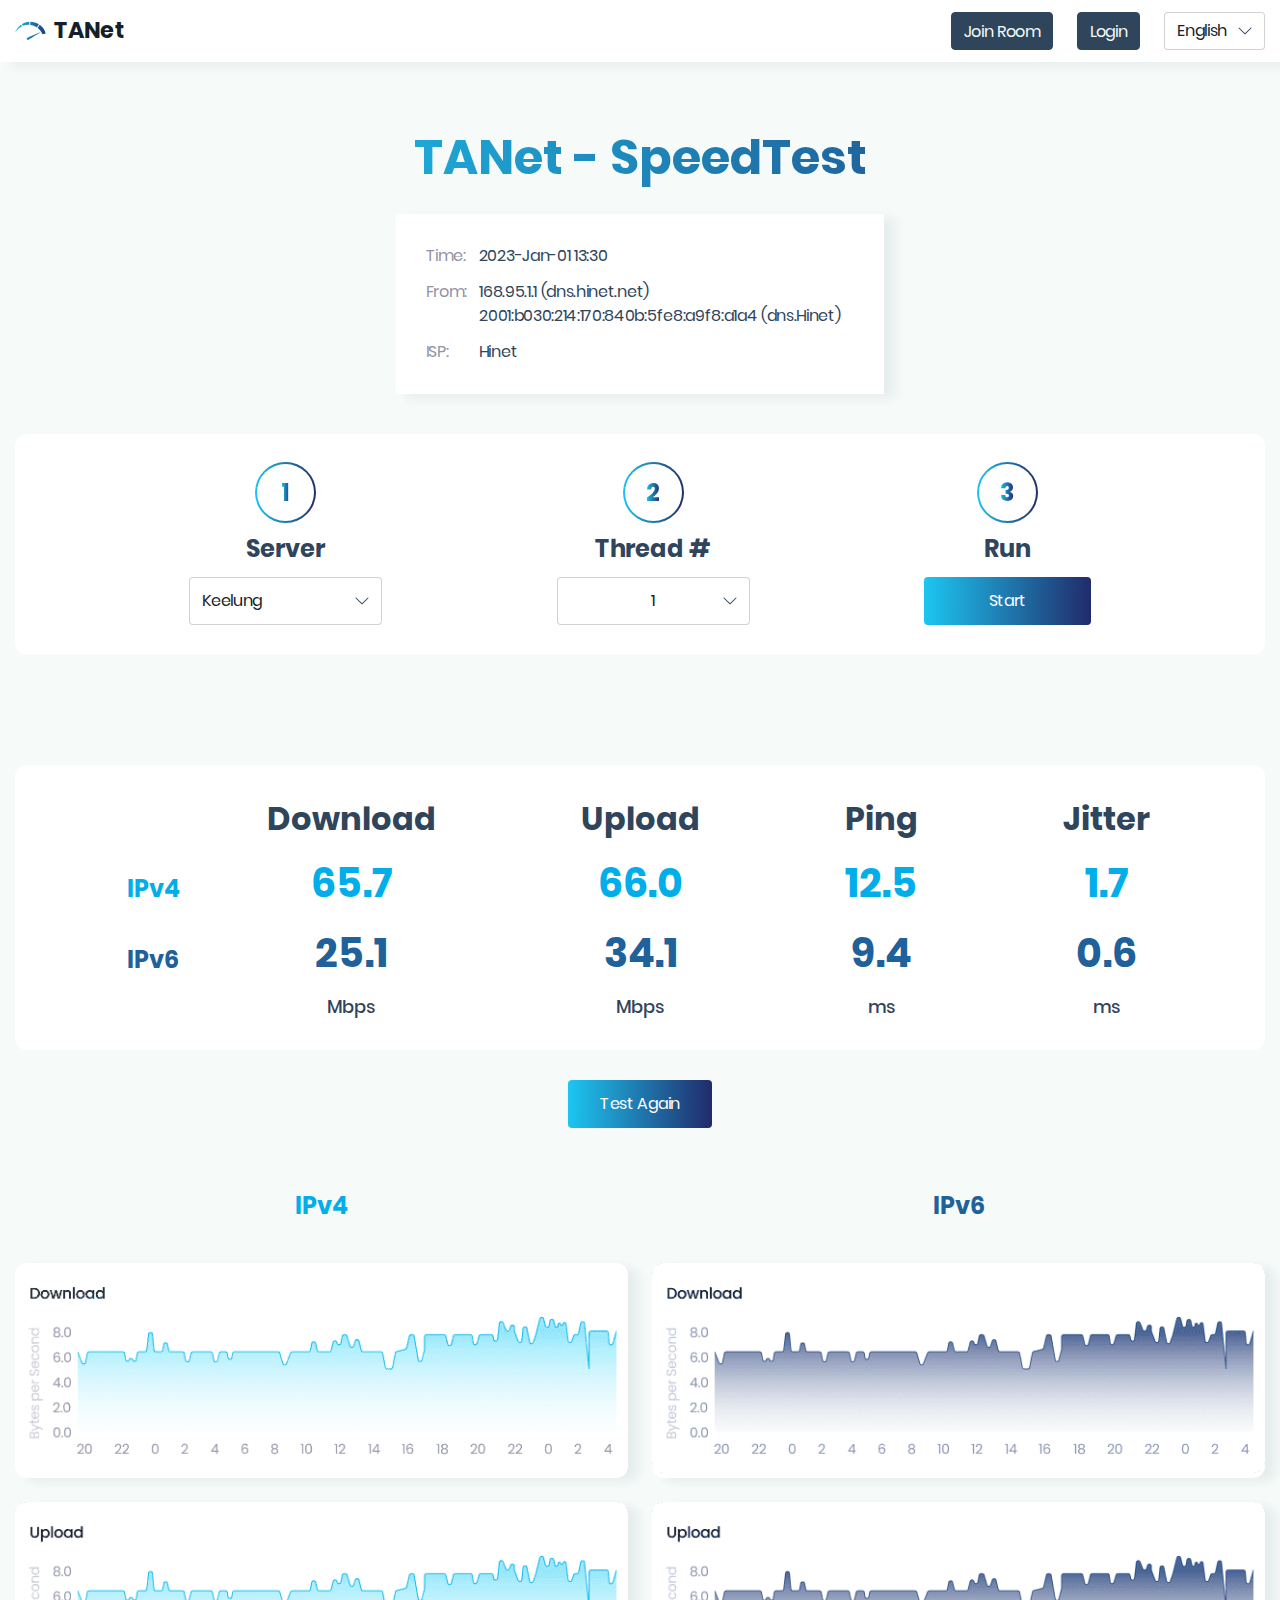
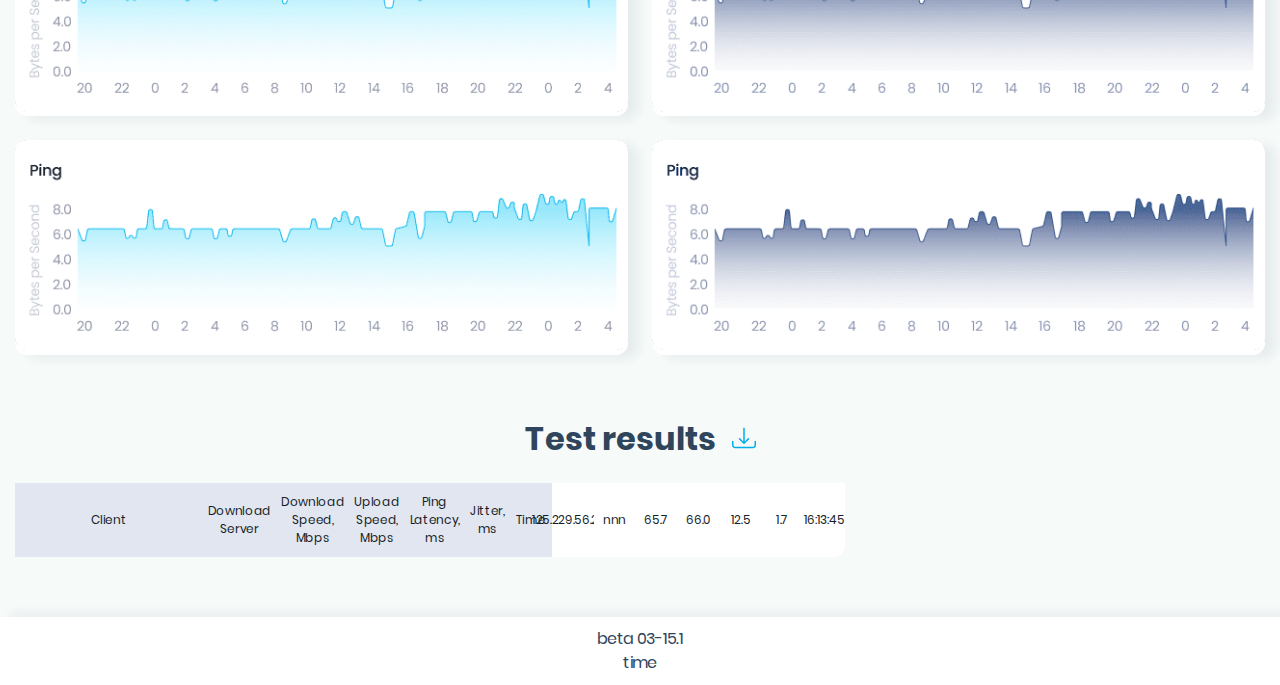
<file: index.html>
<!DOCTYPE html>
<html lang="en">

<head>
    <meta charset="UTF-8">
    <meta http-equiv="X-UA-Compatible" content="IE=edge">
    <meta name="viewport" content="width=device-width, initial-scale=1.0">
    <link rel="stylesheet" href="css/normalize.css">
    <link rel="stylesheet" href="css/choices.min.css">
    <link rel="stylesheet" href="css/main.css">
    <title>TANet</title>
</head>

<body>
    <div class="wrapper">
        <!--.......................HEADER.......................-->
        <header class="header">
            <div class="container header__container">
                <a href="#" class="logo header__logo">
                    <img src="images/logo.svg" alt="TANet Logo" class="logo__img">
                    <span class="logo__text">TANet</span>
                </a>
                <div class="header__buttons">
                    <button class="btn-reset header__btn">Join Room</button>
                    <button class="btn-reset header__btn">Login</button>

                    <select name="language" class="select">
                        <option value="English">English</option>
                        <option value="French">French</option>
                        <option value="Italian">Italian</option>
                    </select>
                </div>
            </div>
        </header>

        <main>

            <!--.......................SPEED-TEST.......................-->

            <section class="speed-test">
                <div class="container">
                    <h1 class="speed-test__title">TANet - SpeedTest</h1>
                    <div class="speed-test__info">
                        <div class="test-info">
                            <p class="test-info__text">
                                <span class="test-info__caption">Time:</span>
                                <span class="test-info__category">2023-Jan-01 13:30</span>
                            </p>
                            <p class="test-info__text">
                                <span class="test-info__caption">From:</span>
                                <span class="test-info__category">168.95.1.1 (dns.hinet.net)
                                    2001:b030:214:170:840b:5fe8:a9f8:a1a4 (dns.Hinet)</span>
                            </p>
                            <p class="test-info__text">
                                <span class="test-info__caption">ISP:</span>
                                <span class="test-info__category">Hinet</span>
                            </p>
                        </div>
                    </div>
                    <!-- SERVER -->
                    <div class="server">
                        <ul class="server__list list-reset">
                            <li class="server__item">
                                <div class="server__count"></div>
                                <h3 class="server__caption">Server</h3>
                                <select name="server-name" class="select">
                                    <option value="Keelung">Keelung</option>
                                    <option value="Keelung2">Keelung2</option>
                                    <option value="Keelung3">Keelung3</option>
                                </select>
                            </li>
                            <li class="server__item thread">
                                <div class="server__count"></div>
                                <h3 class="server__caption">Thread #</h3>
                                <select name="server-thread" class="select server-thread">
                                    <option value="1">1</option>
                                    <option value="2">2</option>
                                    <option value="4">4</option>
                                    <option value="4">6</option>
                                    <option value="4">8</option>
                                </select>
                            </li>
                            <li class="server__item">
                                <div class="server__count"></div>
                                <h3 class="server__caption">Run</h3>
                                <button class="btn-reset server__btn">Start</button>
                            </li>
                        </ul>
                    </div>
                </div>
            </section>

            <!--.......................TEST-RESULTS.......................-->

            <section class="test-results">
                <div class="container">
                    <!--TEST-TABLE-->
                    <div class="test-table">
                        <div class="test-table__captions-left">
                            <span class="test-table__title test-table__title--ipv4">IPv4</span>
                            <span class="test-table__title test-table__title--ipv6">IPv6</span>
                        </div>
                        <div class="test-table__table">
                            <div class="test-table__col">
                                <span class="test-table__caption">Download</span>
                                <span class="test-table__value test-table__value--ipv4">65.7</span>
                                <span class="test-table__value test-table__value--ipv6">25.1</span>
                                <span class="test-table__unit">Mbps</span>
                            </div>
                            <div class="test-table__col">
                                <span class="test-table__caption">Upload</span>
                                <span class="test-table__value test-table__value--ipv4">66.0</span>
                                <span class="test-table__value test-table__value--ipv6">34.1</span>
                                <span class="test-table__unit">Mbps</span>
                            </div>
                            <div class="test-table__col">
                                <span class="test-table__caption">Ping</span>
                                <span class="test-table__value test-table__value--ipv4">12.5</span>
                                <span class="test-table__value test-table__value--ipv6">9.4</span>
                                <span class="test-table__unit">ms</span>
                            </div>
                            <div class="test-table__col">
                                <span class="test-table__caption">Jitter</span>
                                <span class="test-table__value test-table__value--ipv4">1.7</span>
                                <span class="test-table__value test-table__value--ipv6">0.6</span>
                                <span class="test-table__unit">ms</span>
                            </div>
                        </div>
                    </div>
                    <button class="btn-reset test-results__btn">Test Again</button>

                    <div class="graphs">
                        <h4 class="graphs__caption graphs__caption--ipv4">
                            IPv4
                        </h4>
                        <h4 class="graphs__caption graphs__caption--ipv6">
                            IPv6
                        </h4>
                        <div class="graphs__img">
                            <img src="images/ipv4-down.png" alt="IPv4 Download">
                        </div>
                        <div class="graphs__img">
                            <img src="images/ipv6-down.png" alt="IPv6 Download">
                        </div>
                        <div class="graphs__img">
                            <img src="images/ipv4-upload.png" alt="IPv4 Upload">
                        </div>
                        <div class="graphs__img">
                            <img src="images/ipv6-upload.png" alt="IPv6 Upload">
                        </div>
                        <div class="graphs__img">
                            <img src="images/ipv4-ping.png" alt="IPv4 Ping">
                        </div>
                        <div class="graphs__img">
                            <img src="images/ipv6-ping.png" alt="IPv6 Ping">
                        </div>
                        <div class="graphs__img none">
                            <img src="images/ipv4-jitter.png" alt="IPv4 Jitter">
                        </div>
                        <div class="graphs__img none">
                            <img src="images/ipv6-jitter.png" alt="IPv6 Jitter">
                        </div>
                    </div>

                    <h2 class="test-results__title"> <span>Test results</span> <button
                            class="btn-reset test-results__download"></button></h2>
                    <!--TEST-RESULTS-TABLE-->
                    <div class="test-result__table table-result">
                        <span class="table-result__caption">Client</span>
                        <span class="table-result__caption">Download Server</span>
                        <span class="table-result__caption">Download Speed, Mbps</span>
                        <span class="table-result__caption">Upload Speed, Mbps</span>
                        <span class="table-result__caption">Ping Latency, ms</span>
                        <span class="table-result__caption">Jitter, ms</span>
                        <span class="table-result__caption">Time</span>

                        <span class="table-result__value">125.229.56.207</span>
                        <span class="table-result__value">nnn</span>
                        <span class="table-result__value">65.7</span>
                        <span class="table-result__value">66.0</span>
                        <span class="table-result__value">12.5</span>
                        <span class="table-result__value">1.7</span>
                        <span class="table-result__value">16:13:45</span>
                    </div>
                </div>
            </section>

        </main>

        <!--.......................FOOTER.......................-->

        <footer class="footer">
            <div class="container">
                <div id="footer" class="footer__beta"> beta 03-15.1 </div>
                <div id="clock" class="footer__time">time</div>
            </div>
        </footer>
        <!-- Choiser for select -->
        <script src="js/choices.min.js"></script>
        <!-- Main JS -->
        <script src="js/main.js"></script>
</body>

</html>
</file>
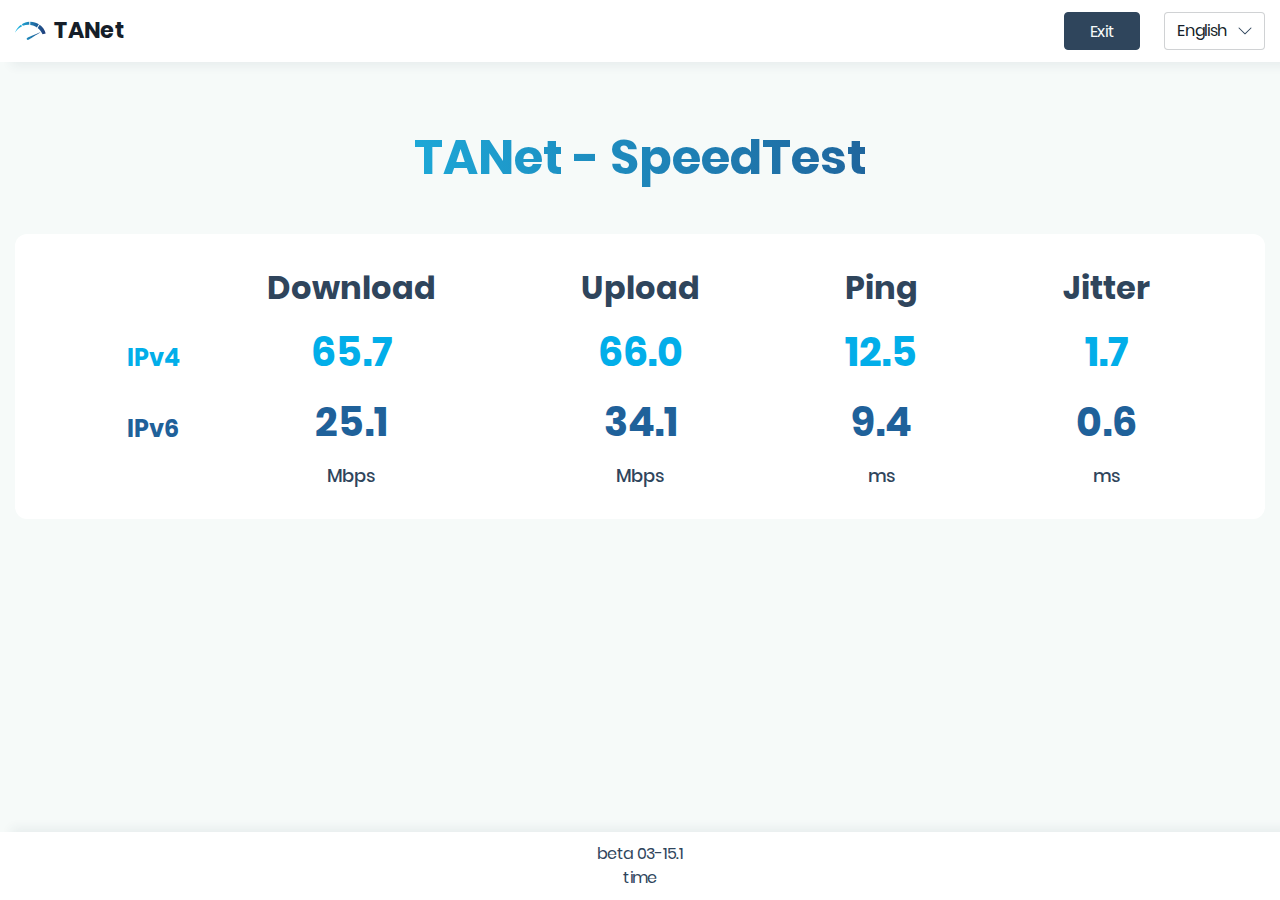
<file: step2.html>
<!DOCTYPE html>
<html lang="en">

<head>
    <meta charset="UTF-8">
    <meta http-equiv="X-UA-Compatible" content="IE=edge">
    <meta name="viewport" content="width=device-width, initial-scale=1.0">
    <link rel="stylesheet" href="css/normalize.css">
    <link rel="stylesheet" href="css/choices.min.css">
    <link rel="stylesheet" href="css/main.css">
    <title>TANet</title>
</head>

<body>
    <div class="wrapper">
        <!--.......................HEADER.......................-->
        <header class="header">
            <div class="container header__container">
                <a href="#" class="logo header__logo">
                    <img src="images/logo.svg" alt="TANet Logo" class="logo__img">
                    <span class="logo__text">TANet</span>
                </a>
                <div class="header__buttons">
                    <button class="btn-reset header__btn header__btn--exit">Exit</button>

                    <select name="language" class="select">
                        <option value="English">English</option>
                        <option value="French">French</option>
                        <option value="Italian">Italian</option>
                    </select>
                </div>
            </div>
        </header>

        <main>

            <!--.......................TEST-RESULTS.......................-->

            <section class="test-results test-results__page">
                <div class="container">
                    <h1 class="speed-test__title setting__title">TANet - SpeedTest</h1>
                    <!--TEST-TABLE-->
                    <div class="test-table">
                        <div class="test-table__captions-left">
                            <span class="test-table__title test-table__title--ipv4">IPv4</span>
                            <span class="test-table__title test-table__title--ipv6">IPv6</span>
                        </div>
                        <div class="test-table__table">
                            <div class="test-table__col">
                                <span class="test-table__caption">Download</span>
                                <span class="test-table__value test-table__value--ipv4">65.7</span>
                                <span class="test-table__value test-table__value--ipv6">25.1</span>
                                <span class="test-table__unit">Mbps</span>
                            </div>
                            <div class="test-table__col">
                                <span class="test-table__caption">Upload</span>
                                <span class="test-table__value test-table__value--ipv4">66.0</span>
                                <span class="test-table__value test-table__value--ipv6">34.1</span>
                                <span class="test-table__unit">Mbps</span>
                            </div>
                            <div class="test-table__col">
                                <span class="test-table__caption">Ping</span>
                                <span class="test-table__value test-table__value--ipv4">12.5</span>
                                <span class="test-table__value test-table__value--ipv6">9.4</span>
                                <span class="test-table__unit">ms</span>
                            </div>
                            <div class="test-table__col">
                                <span class="test-table__caption">Jitter</span>
                                <span class="test-table__value test-table__value--ipv4">1.7</span>
                                <span class="test-table__value test-table__value--ipv6">0.6</span>
                                <span class="test-table__unit">ms</span>
                            </div>
                        </div>
                    </div>
                </div>
            </section>

        </main>

        <!--.......................FOOTER.......................-->

        <footer class="footer">
            <div class="container">
                <div id="footer" class="footer__beta"> beta 03-15.1 </div>
                <div id="clock" class="footer__time">time</div>
            </div>
        </footer>

        <div class="go-to-top"></div>
    </div>
    <!-- Choiser for select -->
    <script src="js/choices.min.js"></script>
    <!-- Main JS -->
    <script src="js/main.js"></script>
</body>

</html>
</file>
<file: css/main.css>
@font-face {
  font-family: "Poppins";
  src: url("../fonts/Poppins-Bold.eot");
  src: url("../fonts/Poppins-Bold.eot?#iefix") format("embedded-opentype"), url("../fonts/Poppins-Bold.woff2") format("woff2"), url("../fonts/Poppins-Bold.woff") format("woff"), url("../fonts/Poppins-Bold.ttf") format("truetype"), url("../fonts/Poppins-Bold.svg#Poppins-Bold") format("svg");
  font-weight: bold;
  font-style: normal;
  font-display: swap;
}

@font-face {
  font-family: "Poppins";
  src: url("../fonts/Poppins-Medium.eot");
  src: url("../fonts/Poppins-Medium.eot?#iefix") format("embedded-opentype"), url("../fonts/Poppins-Medium.woff2") format("woff2"), url("../fonts/Poppins-Medium.woff") format("woff"), url("../fonts/Poppins-Medium.ttf") format("truetype"), url("../fonts/Poppins-Medium.svg#Poppins-Medium") format("svg");
  font-weight: 500;
  font-style: normal;
  font-display: swap;
}

@font-face {
  font-family: "Poppins";
  src: url("../fonts/Poppins-Regular.eot");
  src: url("../fonts/Poppins-Regular.eot?#iefix") format("embedded-opentype"), url("../fonts/Poppins-Regular.woff2") format("woff2"), url("../fonts/Poppins-Regular.woff") format("woff"), url("../fonts/Poppins-Regular.ttf") format("truetype"), url("../fonts/Poppins-Regular.svg#Poppins-Regular") format("svg");
  font-weight: normal;
  font-style: normal;
  font-display: swap;
}

:root {
  --color-white: #fff;
  --color-main: #f9f9fa;
  --color-darkblue: #2f455c;
  --color-dark: #152331;
  --color-cabbage: #3d4a39;
  --color-aqua: #f6faf9;
  --color-metal: #151e29;
  --color-lightblue: #1ccff9;
  --color-blue: #212868;
  --color-gray: #9193a6;
  --color-cerulean: #02aee9;
  --color-matisse: #1f619a;
}

* {
  -webkit-box-sizing: border-box;
          box-sizing: border-box;
}

html,
body {
  background-color: var(--color-aqua);
  font-family: "Poppins", sans-serif;
  font-style: normal;
  font-size: 16px;
  font-weight: 700;
  height: 100%;
}

main {
  -webkit-box-flex: 1;
      -ms-flex: 1 1 auto;
          flex: 1 1 auto;
}

.container {
  max-width: 1326px;
  padding: 0 15px;
  margin: 0 auto;
}

.none {
  display: none;
}

.wrapper {
  overflow: hidden;
  min-height: 100%;
  display: -webkit-box;
  display: -ms-flexbox;
  display: flex;
  -webkit-box-orient: vertical;
  -webkit-box-direction: normal;
      -ms-flex-direction: column;
          flex-direction: column;
}

.list-reset {
  list-style: none;
  padding: 0;
  margin: 0;
}

img {
  height: auto;
  max-width: 100%;
  -o-object-fit: cover;
     object-fit: cover;
}

a {
  text-decoration: none;
}

.btn-reset {
  border: none;
  padding: 0;
  background: transparent;
  cursor: pointer;
}

.go-to-top {
  position: fixed;
  right: 15px;
  bottom: 5%;
  width: 70px;
  height: 70px;
  cursor: pointer;
  opacity: 0;
  border-radius: 50%;
  background: var(--color-darkblue);
  background-image: url("../images/arrow-top.svg");
  background-position: center;
  background-size: 27px 27px;
  background-repeat: no-repeat;
  -webkit-transform: translateY(-50%);
          transform: translateY(-50%);
  -webkit-transition: all 0.3s ease-in-out;
  transition: all 0.3s ease-in-out;
}

.go-to-top:hover {
  background: var(--color-dark);
  background-image: url("../images/arrow-top.svg");
  background-position: center;
  background-size: 27px 27px;
  background-repeat: no-repeat;
}

.go-to-top--show {
  opacity: 1;
  -webkit-transition: 0.4s;
  transition: 0.4s;
}

@media (max-width: 900px) {
  .go-to-top {
    width: 50px;
    height: 50px;
    background-size: 17px 17px;
  }
  .go-to-top:hover {
    background-size: 17px 17px;
  }
}

.header {
  background-color: var(--color-white);
  -webkit-box-shadow: 11px 4px 10px rgba(47, 69, 92, 0.07);
          box-shadow: 11px 4px 10px rgba(47, 69, 92, 0.07);
  padding: 12px 0;
}

.header__container {
  display: -webkit-box;
  display: -ms-flexbox;
  display: flex;
  -webkit-box-pack: justify;
      -ms-flex-pack: justify;
          justify-content: space-between;
  -webkit-box-align: center;
      -ms-flex-align: center;
          align-items: center;
}

.header__buttons {
  display: -webkit-box;
  display: -ms-flexbox;
  display: flex;
  -webkit-box-pack: justify;
      -ms-flex-pack: justify;
          justify-content: space-between;
}

.header__btn {
  display: inline-block;
  padding: 7px 12px;
  font-weight: 400;
  line-height: 24px;
  letter-spacing: -0.32px;
  text-align: center;
  color: var(--color-aqua);
  background: var(--color-darkblue);
  border: 1px solid var(--color-darkblue);
  border-radius: 4px;
  -webkit-transition: all 0.3s ease-in-out;
  transition: all 0.3s ease-in-out;
  margin-right: 24px;
  height: 38px;
}

.header__btn:hover {
  background: var(--color-dark);
  border: 1px solid var(--color-dark);
}

.header__btn--exit {
  padding: 7px 25px;
}

.header .choices__list--dropdown .choices__item--selectable::after,
.header .choices__list[aria-expanded] .choices__item--selectable::after {
  display: none;
}

.header .choices[data-type*="select-one"] .choices__inner {
  padding-bottom: 3px;
}

.header .choices__inner {
  display: -webkit-box;
  display: -ms-flexbox;
  display: flex;
  -webkit-box-align: center;
      -ms-flex-align: center;
          align-items: center;
  padding: 0;
  margin: 0;
  min-height: 38px;
  padding: 3px 37px 3px 12px;
  font-weight: 400;
  line-height: 24px;
  letter-spacing: -0.32px;
  border: 1px solid rgba(21, 30, 41, 0.2);
  border-radius: 4px;
  background-color: var(--color-white);
}

.header .choices__list--dropdown .choices__item--selectable.is-highlighted {
  background-color: var(--color-main);
}

.header .choices__list--single {
  padding: 2px 0 2px 0;
}

.header .choices[data-type*="select-one"]:after {
  right: 12px;
  margin-top: 0;
  border: none;
  width: 16px;
  height: 16px;
  background-image: url("../images/arrow-down.svg");
  background-position: center;
  background-size: cover;
  background-repeat: no-repeat;
  -webkit-transform: translateY(-50%);
          transform: translateY(-50%);
  -webkit-transition: -webkit-transform 0.3s ease-in-out;
  transition: -webkit-transform 0.3s ease-in-out;
  transition: transform 0.3s ease-in-out;
  transition: transform 0.3s ease-in-out, -webkit-transform 0.3s ease-in-out;
}

.header .choices[data-type*="select-one"].is-open:after {
  margin-top: 0px;
  -webkit-transform: translateY(-50%) rotate(180deg);
          transform: translateY(-50%) rotate(180deg);
}

.header .choices__list--dropdown {
  background-color: var(--color-white);
}

.header .choices__list--dropdown .choices__item--selectable,
.header .choices__list[aria-expanded] .choices__item--selectable {
  font-size: 16px;
  font-weight: 400;
  line-height: 24px;
  letter-spacing: -0.32px;
  color: var(--color-metal);
  display: -webkit-box;
  display: -ms-flexbox;
  display: flex;
  -webkit-box-align: center;
      -ms-flex-align: center;
          align-items: center;
}

.header .choices__list--single .choices__item {
  font-size: 16px;
  font-weight: 400;
  line-height: 24px;
  letter-spacing: -0.32px;
  color: var(--color-metal);
  opacity: 1;
}

@media (min-width: 640px) {
  .header .choices__list--dropdown .choices__item--selectable {
    padding-right: 10px;
  }
}

.logo {
  display: -webkit-box;
  display: -ms-flexbox;
  display: flex;
  -webkit-box-align: center;
      -ms-flex-align: center;
          align-items: center;
}

.logo__img {
  margin-right: 8.14px;
}

.logo__text {
  font-size: 22.3743px;
  line-height: 34px;
  color: var(--color-metal);
}

@media (max-width: 900px) {
  .header {
    padding: 10px 0;
  }
  .header__btn {
    font-size: 14px;
    line-height: 21px;
    padding: 4px 12px;
    margin-right: 14px;
    height: 29px;
  }
  .header .choices__inner {
    font-size: 14px;
    line-height: 21px;
    min-height: 29px;
    padding: 0px 37px 0px 12px;
  }
  .header .choices[data-type*="select-one"] .choices__inner {
    padding-bottom: 0px;
  }
}

.speed-test {
  padding: 60px 0 80px 0;
}

.speed-test__title {
  text-align: center;
  font-size: 48px;
  line-height: 72px;
  background-color: var(--color-blue);
  background-image: linear-gradient(90.5deg, var(--color-lightblue) 10.35%, var(--color-blue) 101.74%);
  -webkit-background-clip: text;
  -webkit-text-fill-color: transparent;
  margin: 0 0 20px 0;
}

.speed-test__info {
  display: -webkit-box;
  display: -ms-flexbox;
  display: flex;
  -webkit-box-orient: vertical;
  -webkit-box-direction: normal;
      -ms-flex-direction: column;
          flex-direction: column;
  -webkit-box-align: center;
      -ms-flex-align: center;
          align-items: center;
}

.test-info {
  display: inline-block;
  background: var(--color-white);
  -webkit-box-shadow: 11px 4px 10px rgba(47, 69, 92, 0.07);
          box-shadow: 11px 4px 10px rgba(47, 69, 92, 0.07);
  padding: 30px;
  margin-bottom: 40px;
}

.test-info__text {
  margin: 0;
}

.test-info__text:not(:last-child) {
  margin: 0 0 12px 0;
}

.test-info__caption {
  display: inline-block;
  vertical-align: top;
  font-weight: 400;
  line-height: 24px;
  letter-spacing: -0.32px;
  color: var(--color-gray);
  margin-right: 10px;
  min-width: 40px;
}

.test-info__category {
  display: inline-block;
  font-weight: 400;
  line-height: 24px;
  letter-spacing: -0.32px;
  color: var(--color-darkblue);
  max-width: 375px;
}

@media (max-width: 900px) {
  .speed-test__title {
    font-size: 36px;
    line-height: 54px;
    margin: 0 0 10px 0;
  }
  .test-info__caption {
    font-size: 14px;
    line-height: 21px;
    min-width: 38px;
  }
  .test-info__category {
    font-size: 14px;
    line-height: 21px;
    max-width: 325px;
  }
}

.test-results {
  text-align: center;
  padding: 30px 0 40px 0;
}

.test-results__page {
  padding: 0;
}

.test-results__title {
  margin: 0;
  font-size: 32px;
  line-height: 48px;
  text-align: center;
  color: var(--color-darkblue);
  margin-bottom: 20px;
}

.test-results__title span {
  margin-right: 10px;
}

.test-results__download {
  width: 24px;
  height: 24px;
  background-image: url("../images/download.svg");
  background-position: center;
  background-size: cover;
  background-repeat: no-repeat;
  -webkit-transition: all 0.3s ease-in-out;
  transition: all 0.3s ease-in-out;
}

.test-results__btn {
  padding: 12px 32px;
  background: linear-gradient(90.5deg, var(--color-lightblue) -5.65%, var(--color-blue) 101.74%);
  border-radius: 4px;
  font-weight: 400;
  font-size: 16px;
  line-height: 24px;
  letter-spacing: -0.32px;
  color: var(--color-white);
  margin-bottom: 60px;
  -webkit-transition: all 0.3s ease-in-out;
  transition: all 0.3s ease-in-out;
}

.test-results__btn:hover {
  background: linear-gradient(90.5deg, #5ce0ff -5.65%, #2533b0 101.74%);
}

.test-table {
  background-color: var(--color-white);
  border-radius: 12px;
  display: -ms-grid;
  display: grid;
  padding: 30px 115px 30px 112px;
  -ms-grid-columns: 13.7% 1fr;
      grid-template-columns: 13.7% 1fr;
  margin-bottom: 30px;
}

.test-table__table {
  display: -webkit-box;
  display: -ms-flexbox;
  display: flex;
  -webkit-box-pack: justify;
      -ms-flex-pack: justify;
          justify-content: space-between;
}

.test-table__captions-left {
  display: -webkit-box;
  display: -ms-flexbox;
  display: flex;
  -webkit-box-orient: vertical;
  -webkit-box-direction: normal;
      -ms-flex-direction: column;
          flex-direction: column;
  -ms-flex-pack: distribute;
      justify-content: space-around;
  -webkit-box-align: start;
      -ms-flex-align: start;
          align-items: start;
  margin: 58px 0 25px 0;
}

.test-table__col {
  display: -webkit-box;
  display: -ms-flexbox;
  display: flex;
  -webkit-box-orient: vertical;
  -webkit-box-direction: normal;
      -ms-flex-direction: column;
          flex-direction: column;
  -webkit-box-align: center;
      -ms-flex-align: center;
          align-items: center;
  gap: 10px;
}

.test-table__caption {
  font-size: 32px;
  line-height: 48px;
  color: var(--color-darkblue);
}

.test-table__title {
  font-size: 24px;
  line-height: 36px;
}

.test-table__title--ipv4 {
  color: var(--color-cerulean);
}

.test-table__title--ipv6 {
  color: var(--color-matisse);
}

.test-table__value {
  font-size: 40px;
  line-height: 60px;
}

.test-table__value--ipv4 {
  color: var(--color-cerulean);
}

.test-table__value--ipv6 {
  color: var(--color-matisse);
}

.test-table__unit {
  font-weight: 500;
  font-size: 18px;
  line-height: 27px;
  color: var(--color-darkblue);
}

.table-result {
  display: -ms-grid;
  display: grid;
  -ms-grid-rows: 3fr;
      grid-template-rows: 3fr;
  -ms-grid-columns: 15% (1fr)[23];
      grid-template-columns: 15% repeat(23, 1fr);
  margin-bottom: 20px;
}

.table-result__caption-left {
  text-align: initial;
  display: block;
  font-weight: 400;
  line-height: 24px;
  letter-spacing: -0.32px;
  color: var(--color-metal);
  min-height: 45px;
  padding: 10px 12px 10px 20px;
  background: var(--color-white);
}

.table-result__caption-left:first-child {
  width: 100%;
  background-color: #e1e6f0;
  border-radius: 12px 0 0 0;
}

.table-result .caption-left {
  border-radius: 0 0 0 12px;
}

.table-result__caption {
  display: -webkit-box;
  display: -ms-flexbox;
  display: flex;
  -webkit-box-pack: center;
      -ms-flex-pack: center;
          justify-content: center;
  -webkit-box-align: center;
      -ms-flex-align: center;
          align-items: center;
  padding: 10px 13px;
  font-weight: 400;
  line-height: 24px;
  letter-spacing: -0.32px;
  color: var(--color-metal);
  background: #e1e6f0;
  min-height: 45px;
}

.table-result__caption:nth-of-type(24) {
  border-radius: 0 12px 0 0;
}

.table-result__value {
  display: -webkit-box;
  display: -ms-flexbox;
  display: flex;
  -webkit-box-pack: center;
      -ms-flex-pack: center;
          justify-content: center;
  -webkit-box-align: center;
      -ms-flex-align: center;
          align-items: center;
  min-height: 45px;
  font-weight: 400;
  line-height: 24px;
  letter-spacing: -0.32px;
  padding: 10px 13px;
  color: var(--color-metal);
  background: var(--color-white);
  min-width: 24px;
}

.table-result__value:last-child {
  border-radius: 0 0 12px 0;
}

.graphs {
  display: -ms-grid;
  display: grid;
  gap: 24px;
  -ms-grid-columns: 1fr 1fr;
      grid-template-columns: 1fr 1fr;
  margin-bottom: 60px;
}

.graphs__caption {
  margin: 0 0 15px 0;
  font-size: 24px;
  line-height: 36px;
  text-align: center;
}

.graphs__caption--ipv4 {
  color: var(--color-cerulean);
}

.graphs__caption--ipv6 {
  color: var(--color-matisse);
}

.graphs__img {
  -webkit-box-shadow: 11px 4px 10px rgba(47, 69, 92, 0.07);
          box-shadow: 11px 4px 10px rgba(47, 69, 92, 0.07);
  border-radius: 12px;
  background-color: var(--color-white);
}

.test-memo__title {
  font-size: 32px;
  line-height: 48px;
  color: var(--color-darkblue);
  margin-bottom: 20px;
  text-align: center;
}

.test-memo__input {
  display: -webkit-box;
  display: -ms-flexbox;
  display: flex;
  -webkit-box-pack: start;
      -ms-flex-pack: start;
          justify-content: start;
  font-weight: 400;
  line-height: 24px;
  letter-spacing: -0.32px;
  color: var(--color-metal);
  opacity: 0.7;
  padding: 10px 12px;
  border: 1px solid var(--color-darkblue);
  border-radius: 4px;
  width: 171px;
  margin: 0 auto 20px;
}

.test-memo__btn {
  line-height: 24px;
  letter-spacing: -0.32px;
  color: var(--color-white);
  padding: 12px;
  background: linear-gradient(90.5deg, #1ccff9 -5.65%, #212868 101.74%);
  border-radius: 4px;
  -webkit-transition: all 0.3s ease-in-out;
  transition: all 0.3s ease-in-out;
}

.test-memo__btn:hover {
  background: linear-gradient(90.5deg, #5ce0ff -5.65%, #2533b0 101.74%);
}

@media (max-width: 1300px) {
  .table-result {
    -ms-grid-columns: 15% (1fr)[23];
        grid-template-columns: 15% repeat(23, 1fr);
  }
  .table-result__caption-left {
    font-size: 14px;
    line-height: 21px;
    min-height: 41px;
    padding: 10px 12px;
  }
  .table-result__caption {
    padding: 10px 5px;
    font-size: 12px;
    line-height: 18px;
    min-height: 38px;
  }
  .table-result__value {
    font-size: 12px;
    line-height: 21px;
    padding: 10px 5px;
  }
}

@media (max-width: 900px) {
  .test-results__title {
    font-size: 20px;
    line-height: 30px;
    margin-bottom: 20px;
  }
  .test-results__title span {
    margin-right: 10px;
  }
  .test-results__value {
    font-size: 12px;
  }
  .test-results__download {
    width: 18px;
    height: 18px;
  }
  .test-results__btn {
    padding: 10px 37px;
    font-size: 14px;
    line-height: 21px;
    margin-bottom: 40px;
  }
  .graphs {
    display: -ms-grid;
    display: grid;
    row-gap: 10px;
    -webkit-column-gap: 24px;
            column-gap: 24px;
    -ms-grid-columns: 1fr 1fr;
        grid-template-columns: 1fr 1fr;
    margin-bottom: 40px;
  }
  .graphs__caption {
    margin: 0 0 15px 0;
    font-size: 20px;
    line-height: 30px;
  }
  .test-table {
    padding: 35px 67px 35px 67px;
    margin-bottom: 20px;
  }
  .test-table__col {
    gap: 4px;
  }
  .test-table__caption {
    font-size: 20px;
    line-height: 30px;
  }
  .test-table__caption-ipv4 {
    font-size: 20px;
    line-height: 30px;
  }
  .test-table__caption-ipv6 {
    font-size: 20px;
    line-height: 30px;
  }
  .test-table__value-ipv6 {
    font-size: 36px;
    line-height: 54px;
  }
  .test-table__value-ipv4 {
    font-size: 36px;
    line-height: 54px;
  }
  .test-memo__title {
    font-size: 20px;
    line-height: 30px;
    margin-bottom: 30px;
  }
  .test-memo__input {
    font-size: 14px;
    line-height: 21px;
    width: 148px;
  }
  .test-memo__btn {
    font-size: 14px;
    line-height: 21px;
  }
}

.server {
  background: var(--color-white);
  border-radius: 12px;
  padding: 28px 0 30px 0;
}

.server__count {
  width: 61px;
  height: 61px;
  border: solid 2px transparent;
  border-radius: 50%;
  background-image: linear-gradient(var(--color-white), var(--color-white)), linear-gradient(90.5deg, var(--color-lightblue) -5.65%, var(--color-blue) 101.74%);
  background-origin: border-box;
  background-clip: content-box, border-box;
  display: inline-block;
  position: relative;
}

.server__count::before {
  counter-increment: direction;
  content: counter(direction);
  font-size: 24px;
  line-height: 36px;
  background: linear-gradient(90.5deg, var(--color-lightblue) -5.65%, var(--color-blue) 101.74%);
  -webkit-background-clip: text;
  -webkit-text-fill-color: transparent;
  position: absolute;
  top: 50%;
  left: 50%;
  -webkit-transform: translate(-50%, -50%);
          transform: translate(-50%, -50%);
}

.server__list {
  counter-reset: direction;
  display: -webkit-box;
  display: -ms-flexbox;
  display: flex;
  -webkit-box-pack: space-evenly;
      -ms-flex-pack: space-evenly;
          justify-content: space-evenly;
}

.server__item {
  display: -webkit-box;
  display: -ms-flexbox;
  display: flex;
  -webkit-box-orient: vertical;
  -webkit-box-direction: normal;
      -ms-flex-direction: column;
          flex-direction: column;
  -webkit-box-align: center;
      -ms-flex-align: center;
          align-items: center;
}

.server__caption {
  font-weight: 700;
  font-size: 24px;
  line-height: 36px;
  color: var(--color-darkblue);
  margin: 8px 0 10px 0;
}

.server__btn {
  padding: 12px 64.5px;
  background: linear-gradient(90.5deg, var(--color-lightblue) -5.65%, var(--color-blue) 101.74%);
  border-radius: 4px;
  font-weight: 400;
  font-size: 16px;
  line-height: 24px;
  letter-spacing: -0.32px;
  color: var(--color-white);
  -webkit-transition: all 0.3s ease-in-out;
  transition: all 0.3s ease-in-out;
}

.server__btn:hover {
  background: linear-gradient(90.5deg, #5ce0ff -5.65%, #2533b0 101.74%);
}

.server .choices__list--dropdown .choices__item--selectable::after,
.server .choices__list[aria-expanded] .choices__item--selectable::after {
  display: none;
}

.server .choices[data-type*="select-one"] .choices__inner {
  padding-bottom: 3px;
}

.server .choices__inner {
  display: -webkit-box;
  display: -ms-flexbox;
  display: flex;
  -webkit-box-align: center;
      -ms-flex-align: center;
          align-items: center;
  padding: 0;
  margin: 0;
  min-height: 48px;
  padding: 3px 37px 3px 12px;
  font-weight: 400;
  line-height: 24px;
  letter-spacing: -0.32px;
  border: 1px solid rgba(21, 30, 41, 0.2);
  border-radius: 4px;
  background-color: var(--color-white);
  width: 193px;
}

.server .thread .choices__inner {
  padding: 3px 37px 3px 37px !important;
}

.server .choices__list--dropdown .choices__item--selectable.is-highlighted {
  background-color: var(--color-main);
}

.server .choices__list--single {
  padding: 2px 0 2px 0;
}

.server .choices[data-type*="select-one"]:after {
  right: 12px;
  margin-top: 0;
  border: none;
  width: 16px;
  height: 16px;
  background-image: url("../images/arrow-down.svg");
  background-position: center;
  background-size: cover;
  background-repeat: no-repeat;
  -webkit-transform: translateY(-50%);
          transform: translateY(-50%);
  -webkit-transition: -webkit-transform 0.3s ease-in-out;
  transition: -webkit-transform 0.3s ease-in-out;
  transition: transform 0.3s ease-in-out;
  transition: transform 0.3s ease-in-out, -webkit-transform 0.3s ease-in-out;
}

.server .choices[data-type*="select-one"].is-open:after {
  margin-top: 0px;
  -webkit-transform: translateY(-50%) rotate(180deg);
          transform: translateY(-50%) rotate(180deg);
}

.server .choices__list--dropdown {
  background-color: var(--color-white);
}

.server .choices__list--dropdown .choices__item--selectable,
.server .choices__list[aria-expanded] .choices__item--selectable {
  font-size: 16px;
  font-weight: 400;
  line-height: 24px;
  letter-spacing: -0.32px;
  color: var(--color-metal);
  display: -webkit-box;
  display: -ms-flexbox;
  display: flex;
  -webkit-box-align: center;
      -ms-flex-align: center;
          align-items: center;
}

.server .choices__list--single .choices__item {
  font-size: 16px;
  font-weight: 400;
  line-height: 24px;
  letter-spacing: -0.32px;
  color: var(--color-metal);
  opacity: 1;
}

@media (min-width: 640px) {
  .server .choices__list--dropdown .choices__item--selectable {
    padding-right: 10px;
  }
}

@media (max-width: 900px) {
  .server__caption {
    font-size: 20px;
    line-height: 30px;
    margin: 8px 0 10px 0;
  }
  .server .choices__inner {
    min-height: 41px;
    padding: 3px 37px 3px 12px;
    font-size: 14px;
    line-height: 21px;
    width: 156px;
  }
  .server__btn {
    padding: 10px 57px;
    font-size: 14px;
    line-height: 21px;
  }
}

.thread .choices__item--selectable {
  display: -webkit-box;
  display: -ms-flexbox;
  display: flex;
  -webkit-box-pack: center;
      -ms-flex-pack: center;
          justify-content: center;
}

.setting__title {
  margin: 60px 0 40px 0;
}

.setting__holder {
  display: -webkit-box;
  display: -ms-flexbox;
  display: flex;
  -webkit-box-pack: space-evenly;
      -ms-flex-pack: space-evenly;
          justify-content: space-evenly;
  -webkit-box-align: center;
      -ms-flex-align: center;
          align-items: center;
  background-color: var(--color-white);
  padding: 40px 0;
  margin-bottom: 20px;
}

.setting__qr-code {
  width: 300px;
  height: 300px;
}

.setting__table {
  display: -ms-grid;
  display: grid;
  -ms-grid-columns: (1fr)[7];
      grid-template-columns: repeat(7, 1fr);
  -ms-grid-rows: 2fr;
      grid-template-rows: 2fr;
  margin-bottom: 40px;
  text-align: center;
}

.setting .table-result__value:last-child {
  border-radius: 0 0 0 0;
}

.setting .choices {
  margin-bottom: 10px;
}

.setting .choices__list--dropdown .choices__item--selectable::after,
.setting .choices__list[aria-expanded] .choices__item--selectable::after {
  display: none;
}

.setting .choices[data-type*="select-one"] .choices__inner {
  padding-bottom: 0;
}

.setting .choices__inner {
  display: -webkit-box;
  display: -ms-flexbox;
  display: flex;
  -webkit-box-align: center;
      -ms-flex-align: center;
          align-items: center;
  padding: 0;
  margin: 0;
  min-height: 48px;
  padding: 0px 0px 0px 0px;
  font-weight: 400;
  color: var(--color-metal);
  line-height: 24px;
  letter-spacing: -0.32px;
  border: 1px solid var(--color-darkblue);
  border-radius: 4px;
  background-color: var(--color-white);
  width: 193px;
  height: 48px;
}

.setting .choices__list--dropdown .choices__item--selectable.is-highlighted {
  background-color: var(--color-main);
}

.setting .choices__list--single {
  padding: 0;
}

.setting .choices[data-type*="select-one"]:after {
  right: 12px;
  margin-top: 0;
  border: none;
  width: 16px;
  height: 16px;
  background-image: url("../images/arrow-down.svg");
  background-position: center;
  background-size: cover;
  background-repeat: no-repeat;
  -webkit-transform: translateY(-50%);
          transform: translateY(-50%);
  -webkit-transition: -webkit-transform 0.3s ease-in-out;
  transition: -webkit-transform 0.3s ease-in-out;
  transition: transform 0.3s ease-in-out;
  transition: transform 0.3s ease-in-out, -webkit-transform 0.3s ease-in-out;
}

.setting .choices[data-type*="select-one"].is-open:after {
  margin-top: 0px;
  -webkit-transform: translateY(-50%) rotate(180deg);
          transform: translateY(-50%) rotate(180deg);
}

.setting .choices__list--dropdown {
  background-color: var(--color-white);
}

.setting .choices__list--dropdown .choices__item--selectable,
.setting .choices__list[aria-expanded] .choices__item--selectable {
  font-size: 16px;
  font-weight: 400;
  line-height: 24px;
  letter-spacing: -0.32px;
  color: var(--color-metal);
  display: -webkit-box;
  display: -ms-flexbox;
  display: flex;
  -webkit-box-align: center;
      -ms-flex-align: center;
          align-items: center;
  -webkit-box-pack: center;
      -ms-flex-pack: center;
          justify-content: center;
  height: 48px;
  padding: 0;
}

.setting .choices__list--single .choices__item {
  font-size: 16px;
  font-weight: 400;
  line-height: 24px;
  letter-spacing: -0.32px;
  color: var(--color-metal);
  opacity: 1;
}

.setting .choices__item--selectable {
  display: -webkit-box;
  display: -ms-flexbox;
  display: flex;
  -webkit-box-pack: center;
      -ms-flex-pack: center;
          justify-content: center;
}

.setting-inputs__title {
  font-size: 24px;
  line-height: 36px;
  text-align: center;
  color: var(--color-darkblue);
  margin: 0 0 10px 0;
}

.setting-inputs__input {
  font-weight: 400;
  line-height: 24px;
  letter-spacing: -0.32px;
  color: #151e29;
  opacity: 0.7;
  border: 1px solid #2f455c;
  border-radius: 4px;
  width: 193px;
  height: 48px;
  display: -webkit-box;
  display: -ms-flexbox;
  display: flex;
  -webkit-box-pack: center;
      -ms-flex-pack: center;
          justify-content: center;
  -webkit-box-align: center;
      -ms-flex-align: center;
          align-items: center;
  margin-bottom: 10px;
}

.setting-inputs__btn {
  display: -webkit-box;
  display: -ms-flexbox;
  display: flex;
  -webkit-box-pack: center;
      -ms-flex-pack: center;
          justify-content: center;
  -webkit-box-align: center;
      -ms-flex-align: center;
          align-items: center;
  font-weight: 400;
  line-height: 24px;
  letter-spacing: -0.32px;
  color: var(--color-white);
  width: 193px;
  height: 48px;
  background: linear-gradient(90.5deg, #1ccff9 -5.65%, #212868 101.74%);
  border-radius: 4px;
  -webkit-transition: all 0.3s ease-in-out;
  transition: all 0.3s ease-in-out;
}

.setting-inputs__btn:hover {
  background: linear-gradient(90.5deg, #5ce0ff -5.65%, #2533b0 101.74%);
}

.info {
  text-align: center;
}

.info:not(:last-child) {
  margin-bottom: 24px;
}

.info__title {
  font-weight: 400;
  line-height: 24px;
  letter-spacing: -0.32px;
  color: var(--color-gray);
  margin-bottom: 10px;
}

.info__text {
  font-weight: 500;
  font-size: 18px;
  line-height: 27px;
  color: var(--color-darkblue);
}

@media (max-width: 900px) {
  .setting__title {
    margin-bottom: 30px;
  }
  .setting__qr-code {
    width: 212px;
    height: 212px;
  }
  .choices__inner {
    font-size: 14px;
    line-height: 21px;
  }
  .setting-inputs__title {
    font-size: 20px;
    line-height: 30px;
  }
  .setting-inputs__input {
    font-size: 14px;
    line-height: 21px;
  }
  .setting-inputs__btn {
    font-size: 14px;
    line-height: 21px;
  }
  .info__title {
    font-size: 14px;
    line-height: 21px;
  }
  .info__text {
    font-size: 14px;
    line-height: 21px;
  }
}

.history {
  padding-top: 70px;
}

.history__top {
  display: -webkit-box;
  display: -ms-flexbox;
  display: flex;
  -webkit-box-align: center;
      -ms-flex-align: center;
          align-items: center;
  margin-bottom: 30px;
}

.history__title {
  display: inline-block;
  text-align: start;
  margin: 0;
  margin-right: 68px;
}

.history__table {
  display: -ms-grid;
  display: grid;
  text-align: start;
  -ms-grid-columns: 21.7% 14.5% 12.8% 19.2% 19.5% 12.3%;
      grid-template-columns: 21.7% 14.5% 12.8% 19.2% 19.5% 12.3%;
}

.history__date {
  height: 48px;
  width: 233px;
  text-align: center;
  padding: 12px 15px;
  font-weight: 400;
  line-height: 24px;
  letter-spacing: -0.32px;
  color: #212529;
  background: var(--color-white);
  border: 1px solid #cfd4d9;
  -webkit-box-shadow: 0px 0px 0px #cbdafc;
          box-shadow: 0px 0px 0px #cbdafc;
  border-radius: 4px;
  margin-right: 16px;
}

.history__arrows {
  width: 24px;
  height: 24px;
  background-image: url("../images/arrows.svg");
  background-position: center;
  background-size: cover;
  background-repeat: no-repeat;
  -webkit-transition: -webkit-transform 0.3s ease-in-out;
  transition: -webkit-transform 0.3s ease-in-out;
  transition: transform 0.3s ease-in-out;
  transition: transform 0.3s ease-in-out, -webkit-transform 0.3s ease-in-out;
}

.history-table__caption {
  -webkit-box-pack: start;
      -ms-flex-pack: start;
          justify-content: start;
  padding: 10px 20px;
}

.history-table__caption:first-child {
  border-radius: 12px 0 0 0;
}

.history-table__caption:nth-of-type(6) {
  border-radius: 0 12px 0 0;
}

.history-table__value {
  -webkit-box-pack: start;
      -ms-flex-pack: start;
          justify-content: start;
  padding: 10px 20px;
}

.daterangepicker .drp-selected {
  font-family: "Poppins", sans-serif;
  font-style: normal;
  font-weight: 400;
  font-size: 14px;
  line-height: 21px;
  text-align: center;
  letter-spacing: -0.32px;
  color: #6b7280;
}

.daterangepicker.show-calendar .drp-buttons {
  padding: 20px;
}

.daterangepicker .drp-buttons .btn {
  margin-left: 8px;
  font-family: "Poppins", sans-serif;
  font-style: normal;
  font-weight: 500;
  font-size: 16px;
  line-height: 24px;
  text-align: center;
  letter-spacing: -0.32px;
  color: #151e29;
  background: #ffffff;
  border: 1px solid #e5e7eb;
  -webkit-box-shadow: 0px 1px 2px rgba(0, 0, 0, 0.05);
          box-shadow: 0px 1px 2px rgba(0, 0, 0, 0.05);
  border-radius: 6px;
  padding: 10px 12px;
  -webkit-transition: all 0.3s ease-in-out;
  transition: all 0.3s ease-in-out;
}

.daterangepicker .drp-buttons .btn:hover {
  background-color: #02aee9;
  color: #ffffff;
  cursor: pointer;
}

.cancelBtn {
  margin-left: 20px !important;
}

.daterangepicker .ranges li {
  font-family: "Poppins", sans-serif;
  padding: 10px 15px;
  cursor: pointer;
  font-style: normal;
  font-weight: 400;
  font-size: 14px;
  line-height: 21px;
  letter-spacing: -0.32px;
  color: #151e29;
  border: 1px solid transparent;
  background: #f9fafb;
  -webkit-transition: all 0.3s ease-in-out;
  transition: all 0.3s ease-in-out;
}

.daterangepicker .ranges li:hover {
  font-family: "Poppins", sans-serif;
  font-weight: 500;
  font-size: 14px;
  line-height: 21px;
  letter-spacing: -0.32px;
  color: #151e29;
  background: #ffffff;
  border: 1px solid #e5e7eb;
  border-radius: 6px;
}

.daterangepicker .ranges ul {
  width: 134px;
  margin-top: 16px;
  margin-bottom: 16px;
  background: #f9fafb;
}

.daterangepicker.show-calendar .ranges {
  margin-top: 0px;
}

.daterangepicker:after {
  border-bottom: 6px solid #f9fafb;
}

.daterangepicker .ranges {
  margin-top: 0px;
  width: 166px;
  background: #f9fafb;
  padding-bottom: 110px;
}

.daterangepicker .ranges li.active {
  font-family: "Poppins", sans-serif;
  font-weight: 500;
  font-size: 14px;
  line-height: 21px;
  letter-spacing: -0.32px;
  color: #151e29;
  background: #ffffff;
  border: 1px solid #e5e7eb;
  border-radius: 6px;
}

.daterangepicker th.month {
  font-family: "Poppins", sans-serif;
  font-style: normal;
  font-weight: 500;
  font-size: 18px;
  line-height: 27px;
  color: #151e29;
}

.daterangepicker .calendar-time {
  margin: 13px auto 13px auto;
}

.daterangepicker select.hourselect,
.daterangepicker select.minuteselect,
.daterangepicker select.secondselect,
.daterangepicker select.ampmselect {
  font-family: "Poppins", sans-serif;
  font-style: normal;
  font-weight: 400;
  font-size: 14px;
  line-height: 21px;
  letter-spacing: -0.32px;
  color: #151e29;
  width: 57px;
  height: 27px;
  border: 1px solid #e5e7eb;
  border-radius: 6px;
  background: transparent;
}

@media (max-width: 900px) {
  .daterangepicker .drp-calendar.right {
    display: none;
  }
}

thead tr:last-child th {
  font-family: "Poppins", sans-serif;
  font-style: normal;
  font-weight: 500;
  font-size: 14px;
  line-height: 21px;
  letter-spacing: -0.32px;
  color: #6b7280;
}

.daterangepicker td.off {
  color: rgba(145, 147, 166, 0.4);
}

.daterangepicker td.active,
.daterangepicker td.active:hover {
  background-color: #02aee9;
  border-color: transparent;
  color: #fff;
}

.daterangepicker td.available:hover,
.daterangepicker th.available:hover {
  background-color: #02aee9;
}

.daterangepicker .calendar-table th,
.daterangepicker .calendar-table td {
  font-family: "Poppins", sans-serif;
  font-style: normal;
  font-weight: 400;
  font-size: 16px;
  line-height: 24px;
  letter-spacing: -0.32px;
  min-width: 46px;
  width: 46px;
  height: 46px;
}

.daterangepicker .drp-calendar {
  max-width: 342px;
}

.footer {
  background-color: #fff;
  padding: 10px 0;
  -webkit-box-shadow: 11px -4px 10px rgba(47, 69, 92, 0.07);
          box-shadow: 11px -4px 10px rgba(47, 69, 92, 0.07);
}

.footer__beta {
  text-align: center;
  font-weight: 400;
  font-size: 16px;
  line-height: 24px;
  letter-spacing: -0.32px;
  color: var(--color-darkblue);
}

.footer__time {
  text-align: center;
  font-weight: 400;
  font-size: 16px;
  line-height: 24px;
  letter-spacing: -0.32px;
  color: var(--color-darkblue);
}

@media (max-width: 900px) {
  .footer__beta {
    font-size: 14px;
    line-height: 21px;
  }
  .footer__time {
    font-size: 14px;
    line-height: 21px;
  }
}
</file>
<file: css/choices.min.css>
.choices{position:relative;overflow:hidden;margin-bottom:24px;font-size:16px}.choices:focus{outline:0}.choices:last-child{margin-bottom:0}.choices.is-open{overflow:initial}.choices.is-disabled .choices__inner,.choices.is-disabled .choices__input{background-color:#eaeaea;cursor:not-allowed;-webkit-user-select:none;-ms-user-select:none;user-select:none}.choices.is-disabled .choices__item{cursor:not-allowed}.choices [hidden]{display:none!important}.choices[data-type*=select-one]{cursor:pointer}.choices[data-type*=select-one] .choices__inner{padding-bottom:7.5px}.choices[data-type*=select-one] .choices__input{display:block;width:100%;padding:10px;border-bottom:1px solid #ddd;background-color:#fff;margin:0}.choices[data-type*=select-one] .choices__button{background-image:url([data-uri]);padding:0;background-size:8px;position:absolute;top:50%;right:0;margin-top:-10px;margin-right:25px;height:20px;width:20px;border-radius:10em;opacity:.25}.choices[data-type*=select-one] .choices__button:focus,.choices[data-type*=select-one] .choices__button:hover{opacity:1}.choices[data-type*=select-one] .choices__button:focus{box-shadow:0 0 0 2px #00bcd4}.choices[data-type*=select-one] .choices__item[data-value=''] .choices__button{display:none}.choices[data-type*=select-one]:after{content:'';height:0;width:0;border-style:solid;border-color:#333 transparent transparent;border-width:5px;position:absolute;right:11.5px;top:50%;margin-top:-2.5px;pointer-events:none}.choices[data-type*=select-one].is-open:after{border-color:transparent transparent #333;margin-top:-7.5px}.choices[data-type*=select-one][dir=rtl]:after{left:11.5px;right:auto}.choices[data-type*=select-one][dir=rtl] .choices__button{right:auto;left:0;margin-left:25px;margin-right:0}.choices[data-type*=select-multiple] .choices__inner,.choices[data-type*=text] .choices__inner{cursor:text}.choices[data-type*=select-multiple] .choices__button,.choices[data-type*=text] .choices__button{position:relative;display:inline-block;margin:0 -4px 0 8px;padding-left:16px;border-left:1px solid #008fa1;background-image:url([data-uri]);background-size:8px;width:8px;line-height:1;opacity:.75;border-radius:0}.choices[data-type*=select-multiple] .choices__button:focus,.choices[data-type*=select-multiple] .choices__button:hover,.choices[data-type*=text] .choices__button:focus,.choices[data-type*=text] .choices__button:hover{opacity:1}.choices__inner{display:inline-block;vertical-align:top;width:100%;background-color:#f9f9f9;padding:7.5px 7.5px 3.75px;border:1px solid #ddd;border-radius:2.5px;font-size:14px;min-height:44px;overflow:hidden}.is-focused .choices__inner,.is-open .choices__inner{border-color:#b7b7b7}.is-open .choices__inner{border-radius:2.5px 2.5px 0 0}.is-flipped.is-open .choices__inner{border-radius:0 0 2.5px 2.5px}.choices__list{margin:0;padding-left:0;list-style:none}.choices__list--single{display:inline-block;padding:4px 16px 4px 4px;width:100%}[dir=rtl] .choices__list--single{padding-right:4px;padding-left:16px}.choices__list--single .choices__item{width:100%}.choices__list--multiple{display:inline}.choices__list--multiple .choices__item{display:inline-block;vertical-align:middle;border-radius:20px;padding:4px 10px;font-size:12px;font-weight:500;margin-right:3.75px;margin-bottom:3.75px;background-color:#00bcd4;border:1px solid #00a5bb;color:#fff;word-break:break-all;box-sizing:border-box}.choices__list--multiple .choices__item[data-deletable]{padding-right:5px}[dir=rtl] .choices__list--multiple .choices__item{margin-right:0;margin-left:3.75px}.choices__list--multiple .choices__item.is-highlighted{background-color:#00a5bb;border:1px solid #008fa1}.is-disabled .choices__list--multiple .choices__item{background-color:#aaa;border:1px solid #919191}.choices__list--dropdown{visibility:hidden;z-index:1;position:absolute;width:100%;background-color:#fff;border:1px solid #ddd;top:100%;margin-top:-1px;border-bottom-left-radius:2.5px;border-bottom-right-radius:2.5px;overflow:hidden;word-break:break-all;will-change:visibility}.choices__list--dropdown.is-active{visibility:visible}.is-open .choices__list--dropdown{border-color:#b7b7b7}.is-flipped .choices__list--dropdown{top:auto;bottom:100%;margin-top:0;margin-bottom:-1px;border-radius:.25rem .25rem 0 0}.choices__list--dropdown .choices__list{position:relative;max-height:300px;overflow:auto;-webkit-overflow-scrolling:touch;will-change:scroll-position}.choices__list--dropdown .choices__item{position:relative;padding:10px;font-size:14px}[dir=rtl] .choices__list--dropdown .choices__item{text-align:right}@media (min-width:640px){.choices__list--dropdown .choices__item--selectable{padding-right:100px}.choices__list--dropdown .choices__item--selectable:after{content:attr(data-select-text);font-size:12px;opacity:0;position:absolute;right:10px;top:50%;transform:translateY(-50%)}[dir=rtl] .choices__list--dropdown .choices__item--selectable{text-align:right;padding-left:100px;padding-right:10px}[dir=rtl] .choices__list--dropdown .choices__item--selectable:after{right:auto;left:10px}}.choices__list--dropdown .choices__item--selectable.is-highlighted{background-color:#f2f2f2}.choices__list--dropdown .choices__item--selectable.is-highlighted:after{opacity:.5}.choices__item{cursor:default}.choices__item--selectable{cursor:pointer}.choices__item--disabled{cursor:not-allowed;-webkit-user-select:none;-ms-user-select:none;user-select:none;opacity:.5}.choices__heading{font-weight:600;font-size:12px;padding:10px;border-bottom:1px solid #f7f7f7;color:gray}.choices__button{text-indent:-9999px;-webkit-appearance:none;-moz-appearance:none;appearance:none;border:0;background-color:transparent;background-repeat:no-repeat;background-position:center;cursor:pointer}.choices__button:focus,.choices__input:focus{outline:0}.choices__input{display:inline-block;vertical-align:baseline;background-color:#f9f9f9;font-size:14px;margin-bottom:5px;border:0;border-radius:0;max-width:100%;padding:4px 0 4px 2px}[dir=rtl] .choices__input{padding-right:2px;padding-left:0}.choices__placeholder{opacity:.5}
</file>
